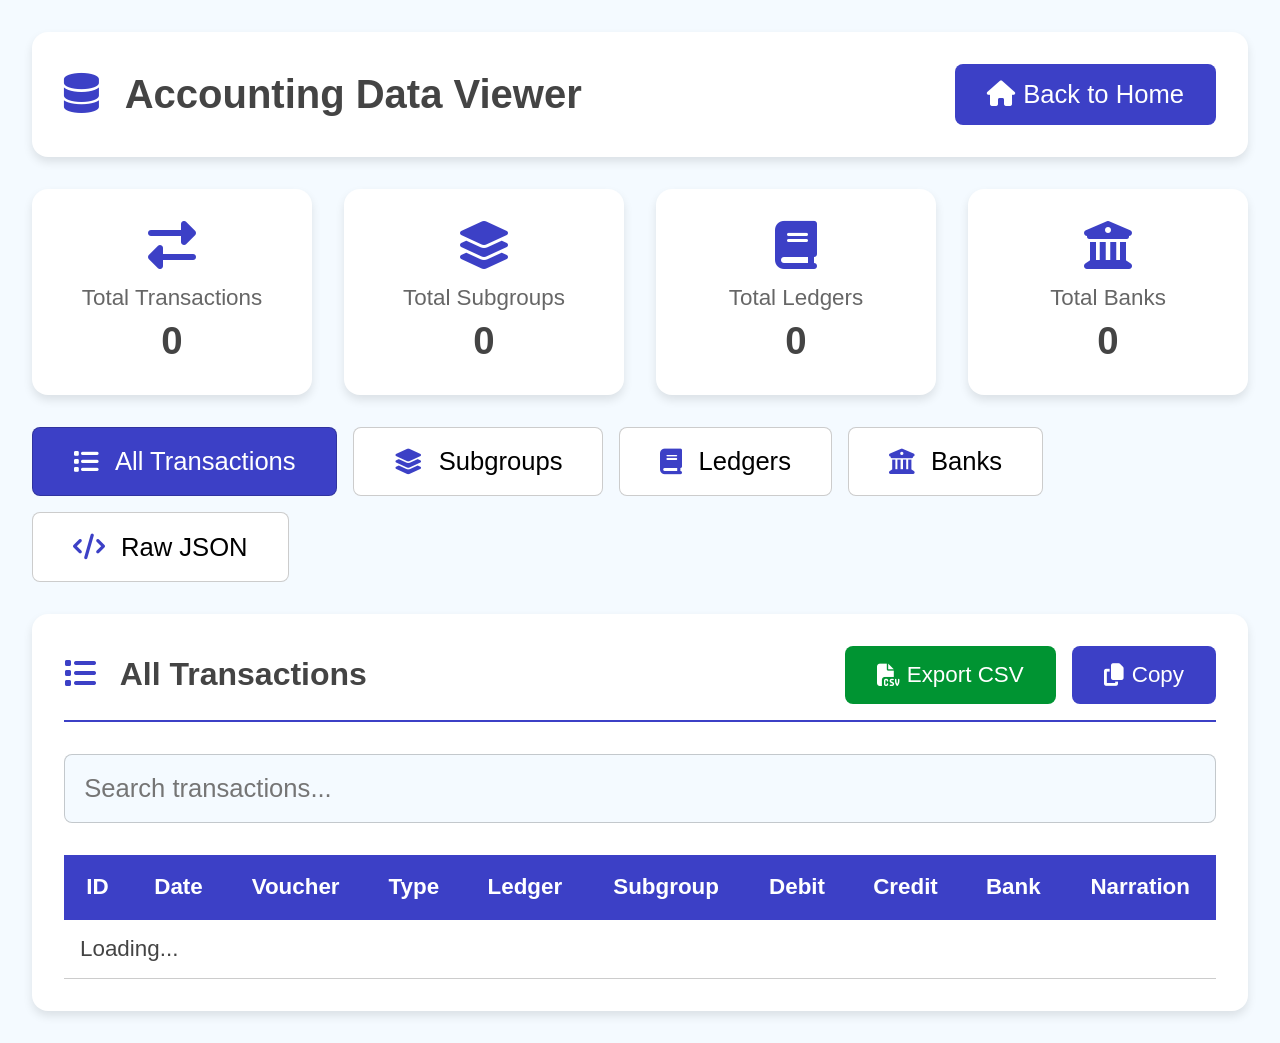
<file: HTML/Dataview.html>
<!DOCTYPE html>
<html lang="en">
<head>
    <meta charset="UTF-8">
    <meta name="viewport" content="width=device-width, initial-scale=1.0">
    <title>Data Viewer - Khoium's Accounting</title>
    
    <!-- Font Awesome -->
    <link rel="stylesheet" href="https://cdnjs.cloudflare.com/ajax/libs/font-awesome/6.4.0/css/all.min.css">
    
    <style>
        * {
            margin: 0;
            padding: 0;
            box-sizing: border-box;
            font-family: 'Segoe UI', Tahoma, Geneva, Verdana, sans-serif;
        }

        :root {
            --main-color: #3c40c6;
            --secondary-color: #009432;
            --white: #fff;
            --black: #444;
            --light-color: #666;
            --bg-color: #f4faff;
            --border: 1px solid rgba(0,0,0,.2);
            --box-shadow: 0 5px 10px rgba(0,0,0,.1);
        }

        body {
            background: var(--bg-color);
            padding: 2rem;
        }

        .container {
            max-width: 1400px;
            margin: 0 auto;
        }

        .header {
            background: var(--white);
            padding: 2rem;
            border-radius: 1rem;
            box-shadow: var(--box-shadow);
            margin-bottom: 2rem;
            display: flex;
            justify-content: space-between;
            align-items: center;
        }

        .header h1 {
            font-size: 2.5rem;
            color: var(--black);
        }

        .header h1 i {
            color: var(--main-color);
            margin-right: 1rem;
        }

        .back-btn {
            background: var(--main-color);
            color: var(--white);
            padding: 1rem 2rem;
            border-radius: .5rem;
            text-decoration: none;
            font-size: 1.6rem;
            transition: all .3s ease;
        }

        .back-btn:hover {
            background: var(--secondary-color);
            transform: translateY(-2px);
        }

        .stats-grid {
            display: grid;
            grid-template-columns: repeat(auto-fit, minmax(250px, 1fr));
            gap: 2rem;
            margin-bottom: 2rem;
        }

        .stat-card {
            background: var(--white);
            padding: 2rem;
            border-radius: 1rem;
            box-shadow: var(--box-shadow);
            text-align: center;
        }

        .stat-card i {
            font-size: 3rem;
            color: var(--main-color);
            margin-bottom: 1rem;
        }

        .stat-card .label {
            font-size: 1.4rem;
            color: var(--light-color);
            margin-bottom: .5rem;
        }

        .stat-card .value {
            font-size: 2.4rem;
            font-weight: bold;
            color: var(--black);
        }

        .tabs {
            display: flex;
            gap: 1rem;
            margin-bottom: 2rem;
            flex-wrap: wrap;
        }

        .tab-btn {
            padding: 1.2rem 2.5rem;
            font-size: 1.6rem;
            background: var(--white);
            border: var(--border);
            border-radius: .5rem;
            cursor: pointer;
            transition: all .3s ease;
            display: flex;
            align-items: center;
            gap: 1rem;
        }

        .tab-btn i {
            color: var(--main-color);
        }

        .tab-btn:hover {
            background: var(--main-color);
            color: var(--white);
        }

        .tab-btn:hover i {
            color: var(--white);
        }

        .tab-btn.active {
            background: var(--main-color);
            color: var(--white);
        }

        .tab-btn.active i {
            color: var(--white);
        }

        .data-section {
            display: none;
            background: var(--white);
            padding: 2rem;
            border-radius: 1rem;
            box-shadow: var(--box-shadow);
        }

        .data-section.active {
            display: block;
        }

        .section-header {
            display: flex;
            justify-content: space-between;
            align-items: center;
            margin-bottom: 2rem;
            padding-bottom: 1rem;
            border-bottom: 2px solid var(--main-color);
        }

        .section-header h2 {
            font-size: 2rem;
            color: var(--black);
        }

        .section-header h2 i {
            color: var(--main-color);
            margin-right: 1rem;
        }

        .action-btns {
            display: flex;
            gap: 1rem;
        }

        .btn {
            padding: 1rem 2rem;
            font-size: 1.4rem;
            border: none;
            border-radius: .5rem;
            cursor: pointer;
            transition: all .3s ease;
            display: inline-flex;
            align-items: center;
            gap: .5rem;
        }

        .btn-primary {
            background: var(--main-color);
            color: var(--white);
        }

        .btn-primary:hover {
            background: #2a2e8c;
            transform: translateY(-2px);
        }

        .btn-success {
            background: var(--secondary-color);
            color: var(--white);
        }

        .btn-success:hover {
            background: #007a28;
            transform: translateY(-2px);
        }

        .btn-danger {
            background: #dc3545;
            color: var(--white);
        }

        .btn-danger:hover {
            background: #bb2d3b;
            transform: translateY(-2px);
        }

        .search-box {
            margin-bottom: 2rem;
        }

        .search-box input {
            width: 100%;
            padding: 1.2rem;
            font-size: 1.6rem;
            border: var(--border);
            border-radius: .5rem;
            background: var(--bg-color);
        }

        .search-box input:focus {
            border-color: var(--main-color);
            outline: none;
        }

        .table-container {
            overflow-x: auto;
            max-height: 500px;
            overflow-y: auto;
        }

        table {
            width: 100%;
            border-collapse: collapse;
            font-size: 1.4rem;
        }

        th {
            background: var(--main-color);
            color: var(--white);
            padding: 1.2rem;
            position: sticky;
            top: 0;
            z-index: 10;
        }

        td {
            padding: 1rem;
            border-bottom: var(--border);
            color: var(--black);
        }

        tr:hover {
            background: var(--bg-color);
        }

        .subgroup-badge {
            background: var(--secondary-color);
            color: white;
            padding: 0.3rem 0.8rem;
            border-radius: 2rem;
            font-size: 1.2rem;
            display: inline-block;
        }

        .type-badge {
            padding: 0.3rem 0.8rem;
            border-radius: 2rem;
            font-size: 1.2rem;
            font-weight: bold;
        }

        .type-payment {
            background: #ffc107;
            color: #000;
        }

        .type-receipt {
            background: #28a745;
            color: white;
        }

        .type-journal {
            background: #17a2b8;
            color: white;
        }

        .json-viewer {
            background: #1e1e1e;
            color: #d4d4d4;
            padding: 2rem;
            border-radius: .5rem;
            font-family: monospace;
            font-size: 1.4rem;
            overflow-x: auto;
            white-space: pre-wrap;
        }

        .summary-grid {
            display: grid;
            grid-template-columns: repeat(auto-fit, minmax(300px, 1fr));
            gap: 2rem;
            margin-bottom: 2rem;
        }

        .summary-card {
            background: var(--bg-color);
            padding: 1.5rem;
            border-radius: .5rem;
        }

        .summary-card h3 {
            font-size: 1.8rem;
            color: var(--main-color);
            margin-bottom: 1rem;
        }

        .summary-card ul {
            list-style: none;
        }

        .summary-card li {
            font-size: 1.4rem;
            padding: .5rem 0;
            border-bottom: 1px dashed #ddd;
            display: flex;
            justify-content: space-between;
        }

        @media (max-width: 768px) {
            body {
                padding: 1rem;
            }
            .header {
                flex-direction: column;
                gap: 1rem;
                text-align: center;
            }
            .tab-btn {
                flex: 1;
                justify-content: center;
            }
            .section-header {
                flex-direction: column;
                gap: 1rem;
            }
        }
    </style>
</head>
<body>
    <div class="container">
        <!-- Header -->
        <div class="header">
            <h1>
                <i class="fas fa-database"></i>
                Accounting Data Viewer
            </h1>
            <a href="index.html" class="back-btn">
                <i class="fas fa-home"></i> Back to Home
            </a>
        </div>

        <!-- Stats Cards -->
        <div class="stats-grid">
            <div class="stat-card">
                <i class="fas fa-exchange-alt"></i>
                <div class="label">Total Transactions</div>
                <div class="value" id="total-transactions">0</div>
            </div>
            <div class="stat-card">
                <i class="fas fa-layer-group"></i>
                <div class="label">Total Subgroups</div>
                <div class="value" id="total-subgroups">0</div>
            </div>
            <div class="stat-card">
                <i class="fas fa-book"></i>
                <div class="label">Total Ledgers</div>
                <div class="value" id="total-ledgers">0</div>
            </div>
            <div class="stat-card">
                <i class="fas fa-university"></i>
                <div class="label">Total Banks</div>
                <div class="value" id="total-banks">0</div>
            </div>
        </div>

        <!-- Tabs -->
        <div class="tabs">
            <button class="tab-btn active" onclick="switchTab('transactions')">
                <i class="fas fa-list"></i> All Transactions
            </button>
            <button class="tab-btn" onclick="switchTab('subgroups')">
                <i class="fas fa-layer-group"></i> Subgroups
            </button>
            <button class="tab-btn" onclick="switchTab('ledgers')">
                <i class="fas fa-book"></i> Ledgers
            </button>
            <button class="tab-btn" onclick="switchTab('banks')">
                <i class="fas fa-university"></i> Banks
            </button>
            <button class="tab-btn" onclick="switchTab('json')">
                <i class="fas fa-code"></i> Raw JSON
            </button>
        </div>

        <!-- Transactions Section -->
        <div id="transactions-section" class="data-section active">
            <div class="section-header">
                <h2><i class="fas fa-list"></i> All Transactions</h2>
                <div class="action-btns">
                    <button class="btn btn-success" onclick="exportToCSV('transactions')">
                        <i class="fas fa-file-csv"></i> Export CSV
                    </button>
                    <button class="btn btn-primary" onclick="copyToClipboard('transactions')">
                        <i class="fas fa-copy"></i> Copy
                    </button>
                </div>
            </div>
            
            <div class="search-box">
                <input type="text" id="transaction-search" placeholder="Search transactions..." onkeyup="filterTransactions()">
            </div>

            <div class="table-container">
                <table id="transactions-table">
                    <thead>
                        <tr>
                            <th>ID</th>
                            <th>Date</th>
                            <th>Voucher</th>
                            <th>Type</th>
                            <th>Ledger</th>
                            <th>Subgroup</th>
                            <th>Debit</th>
                            <th>Credit</th>
                            <th>Bank</th>
                            <th>Narration</th>
                        </tr>
                    </thead>
                    <tbody id="transactions-body">
                        <tr><td colspan="10">Loading...</td></tr>
                    </tbody>
                </table>
            </div>
        </div>

        <!-- Subgroups Section -->
        <div id="subgroups-section" class="data-section">
            <div class="section-header">
                <h2><i class="fas fa-layer-group"></i> Subgroups Summary</h2>
                <div class="action-btns">
                    <button class="btn btn-success" onclick="exportToCSV('subgroups')">
                        <i class="fas fa-file-csv"></i> Export CSV
                    </button>
                </div>
            </div>

            <div class="summary-grid" id="subgroups-summary">
                <!-- Will be filled by JavaScript -->
            </div>

            <div class="table-container">
                <table>
                    <thead>
                        <tr>
                            <th>Subgroup</th>
                            <th>Count</th>
                            <th>Ledgers</th>
                            <th>Total Debit</th>
                            <th>Total Credit</th>
                            <th>Net Balance</th>
                        </tr>
                    </thead>
                    <tbody id="subgroups-body">
                        <tr><td colspan="6">Loading...</td></tr>
                    </tbody>
                </table>
            </div>
        </div>

        <!-- Ledgers Section -->
        <div id="ledgers-section" class="data-section">
            <div class="section-header">
                <h2><i class="fas fa-book"></i> Ledgers</h2>
                <div class="action-btns">
                    <button class="btn btn-success" onclick="exportToCSV('ledgers')">
                        <i class="fas fa-file-csv"></i> Export CSV
                    </button>
                </div>
            </div>

            <div class="table-container">
                <table>
                    <thead>
                        <tr>
                            <th>ID</th>
                            <th>Name</th>
                            <th>Type</th>
                            <th>Category</th>
                            <th>Group</th>
                        </tr>
                    </thead>
                    <tbody id="ledgers-body">
                        <tr><td colspan="5">Loading...</td></tr>
                    </tbody>
                </table>
            </div>
        </div>

        <!-- Banks Section -->
        <div id="banks-section" class="data-section">
            <div class="section-header">
                <h2><i class="fas fa-university"></i> Banks</h2>
                <div class="action-btns">
                    <button class="btn btn-success" onclick="exportToCSV('banks')">
                        <i class="fas fa-file-csv"></i> Export CSV
                    </button>
                </div>
            </div>

            <div class="table-container">
                <table>
                    <thead>
                        <tr>
                            <th>ID</th>
                            <th>Name</th>
                            <th>Display Name</th>
                            <th>Account No</th>
                        </tr>
                    </thead>
                    <tbody id="banks-body">
                        <tr><td colspan="4">Loading...</td></tr>
                    </tbody>
                </table>
            </div>
        </div>

        <!-- JSON Section -->
        <div id="json-section" class="data-section">
            <div class="section-header">
                <h2><i class="fas fa-code"></i> Raw JSON Data</h2>
                <div class="action-btns">
                    <button class="btn btn-primary" onclick="copyRawJSON()">
                        <i class="fas fa-copy"></i> Copy JSON
                    </button>
                    <button class="btn btn-success" onclick="downloadJSON()">
                        <i class="fas fa-download"></i> Download
                    </button>
                </div>
            </div>
            <div class="json-viewer" id="json-viewer">
                Loading...
            </div>
        </div>
    </div>

    <!-- Scripts -->
    <script src="js/accounting.js"></script>
    <script src="js/utils.js"></script>
    <script>
        // Global variables
        let transactions = window.transactions || [];
        let ledgers = window.ledgers || [];
        let banks = window.banks || [];
        
        // Switch between tabs
        function switchTab(tabName) {
            // Update tab buttons
            document.querySelectorAll('.tab-btn').forEach(btn => btn.classList.remove('active'));
            event.target.classList.add('active');
            
            // Show selected section
            document.querySelectorAll('.data-section').forEach(section => section.classList.remove('active'));
            document.getElementById(`${tabName}-section`).classList.add('active');
            
            // Load data for the tab
            if (tabName === 'transactions') loadTransactions();
            else if (tabName === 'subgroups') loadSubgroups();
            else if (tabName === 'ledgers') loadLedgers();
            else if (tabName === 'banks') loadBanks();
            else if (tabName === 'json') loadJSON();
        }

        // Load all transactions
        function loadTransactions() {
            const tbody = document.getElementById('transactions-body');
            if (!transactions || transactions.length === 0) {
                tbody.innerHTML = '<tr><td colspan="10" style="text-align: center;">No transactions found</td></tr>';
                updateStats();
                return;
            }

            let html = '';
            transactions.slice().reverse().forEach(t => {
                html += `
                    <tr>
                        <td>${t.id || '-'}</td>
                        <td>${t.date || '-'}</td>
                        <td>${t.voucher || '-'}</td>
                        <td><span class="type-badge type-${t.type}">${t.type || '-'}</span></td>
                        <td>${t.ledger || '-'}</td>
                        <td>${t.subgroup ? `<span class="subgroup-badge">${t.subgroup}</span>` : '-'}</td>
                        <td>${t.debit ? t.debit.toFixed(2) : '-'}</td>
                        <td>${t.credit ? t.credit.toFixed(2) : '-'}</td>
                        <td>${t.bank_name || '-'}</td>
                        <td>${t.narration ? t.narration.substring(0, 30) + (t.narration.length > 30 ? '...' : '') : '-'}</td>
                    </tr>
                `;
            });
            tbody.innerHTML = html;
            updateStats();
        }

        // Load subgroups summary
        function loadSubgroups() {
            const subgroups = {};
            transactions.forEach(t => {
                if (t.subgroup) {
                    if (!subgroups[t.subgroup]) {
                        subgroups[t.subgroup] = {
                            count: 0,
                            ledgers: new Set(),
                            debit: 0,
                            credit: 0
                        };
                    }
                    subgroups[t.subgroup].count++;
                    subgroups[t.subgroup].ledgers.add(t.ledger);
                    subgroups[t.subgroup].debit += t.debit || 0;
                    subgroups[t.subgroup].credit += t.credit || 0;
                }
            });

            // Summary cards
            const summaryGrid = document.getElementById('subgroups-summary');
            let summaryHTML = '';
            Object.keys(subgroups).forEach(subgroup => {
                const data = subgroups[subgroup];
                const net = data.debit - data.credit;
                summaryHTML += `
                    <div class="summary-card">
                        <h3>${subgroup}</h3>
                        <ul>
                            <li><span>Transactions:</span> <strong>${data.count}</strong></li>
                            <li><span>Ledgers:</span> <strong>${data.ledgers.size}</strong></li>
                            <li><span>Total Debit:</span> <strong>${data.debit.toFixed(2)}</strong></li>
                            <li><span>Total Credit:</span> <strong>${data.credit.toFixed(2)}</strong></li>
                            <li><span>Net Balance:</span> <strong style="color: ${net >= 0 ? '#28a745' : '#dc3545'}">${net.toFixed(2)}</strong></li>
                        </ul>
                    </div>
                `;
            });
            summaryGrid.innerHTML = summaryHTML || '<p>No subgroups found</p>';

            // Table
            const tbody = document.getElementById('subgroups-body');
            let tableHTML = '';
            Object.keys(subgroups).sort().forEach(subgroup => {
                const data = subgroups[subgroup];
                const net = data.debit - data.credit;
                tableHTML += `
                    <tr>
                        <td><strong>${subgroup}</strong></td>
                        <td>${data.count}</td>
                        <td>${data.ledgers.size}</td>
                        <td>${data.debit.toFixed(2)}</td>
                        <td>${data.credit.toFixed(2)}</td>
                        <td style="color: ${net >= 0 ? '#28a745' : '#dc3545'}">${net.toFixed(2)}</td>
                    </tr>
                `;
            });
            tbody.innerHTML = tableHTML || '<tr><td colspan="6">No subgroups found</td></tr>';
        }

        // Load ledgers
        function loadLedgers() {
            const tbody = document.getElementById('ledgers-body');
            if (!ledgers || ledgers.length === 0) {
                tbody.innerHTML = '<tr><td colspan="5">No ledgers found</td></tr>';
                return;
            }

            let html = '';
            ledgers.forEach(l => {
                html += `
                    <tr>
                        <td>${l.id}</td>
                        <td>${l.name}</td>
                        <td>${l.type}</td>
                        <td>${l.category || '-'}</td>
                        <td>${l.group || '-'}</td>
                    </tr>
                `;
            });
            tbody.innerHTML = html;
        }

        // Load banks
        function loadBanks() {
            const tbody = document.getElementById('banks-body');
            if (!banks || banks.length === 0) {
                tbody.innerHTML = '<tr><td colspan="4">No banks found</td></tr>';
                return;
            }

            let html = '';
            banks.forEach(b => {
                html += `
                    <tr>
                        <td>${b.id}</td>
                        <td>${b.name}</td>
                        <td>${b.displayName || '-'}</td>
                        <td>${b.accountNo || '-'}</td>
                    </tr>
                `;
            });
            tbody.innerHTML = html;
        }

        // Load JSON
        function loadJSON() {
            const data = {
                transactions: transactions,
                ledgers: ledgers,
                banks: banks,
                stats: {
                    total_transactions: transactions.length,
                    total_ledgers: ledgers.length,
                    total_banks: banks.length,
                    total_subgroups: new Set(transactions.map(t => t.subgroup).filter(Boolean)).size
                }
            };
            document.getElementById('json-viewer').textContent = JSON.stringify(data, null, 2);
        }

        // Update stats
        function updateStats() {
            document.getElementById('total-transactions').textContent = transactions.length;
            document.getElementById('total-subgroups').textContent = new Set(transactions.map(t => t.subgroup).filter(Boolean)).size;
            document.getElementById('total-ledgers').textContent = ledgers.length;
            document.getElementById('total-banks').textContent = banks.length;
        }

        // Filter transactions
        function filterTransactions() {
            const search = document.getElementById('transaction-search').value.toLowerCase();
            const rows = document.querySelectorAll('#transactions-body tr');
            
            rows.forEach(row => {
                const text = row.textContent.toLowerCase();
                row.style.display = text.includes(search) ? '' : 'none';
            });
        }

        // Export to CSV
        function exportToCSV(type) {
            let csv = '';
            let filename = '';
            
            if (type === 'transactions') {
                csv = 'ID,Date,Voucher,Type,Ledger,Subgroup,Debit,Credit,Bank,Narration\n';
                transactions.forEach(t => {
                    csv += `${t.id},${t.date},${t.voucher || ''},${t.type},${t.ledger},${t.subgroup || ''},${t.debit || 0},${t.credit || 0},${t.bank_name || ''},"${(t.narration || '').replace(/"/g, '""')}"\n`;
                });
                filename = 'transactions.csv';
            } else if (type === 'subgroups') {
                csv = 'Subgroup,Count,Ledgers,Total Debit,Total Credit,Net Balance\n';
                const subgroups = {};
                transactions.forEach(t => {
                    if (t.subgroup) {
                        if (!subgroups[t.subgroup]) subgroups[t.subgroup] = { count:0, ledgers:new Set(), debit:0, credit:0 };
                        subgroups[t.subgroup].count++;
                        subgroups[t.subgroup].ledgers.add(t.ledger);
                        subgroups[t.subgroup].debit += t.debit || 0;
                        subgroups[t.subgroup].credit += t.credit || 0;
                    }
                });
                Object.keys(subgroups).forEach(s => {
                    const data = subgroups[s];
                    const net = data.debit - data.credit;
                    csv += `${s},${data.count},${data.ledgers.size},${data.debit.toFixed(2)},${data.credit.toFixed(2)},${net.toFixed(2)}\n`;
                });
                filename = 'subgroups.csv';
            } else if (type === 'ledgers') {
                csv = 'ID,Name,Type,Category,Group\n';
                ledgers.forEach(l => {
                    csv += `${l.id},${l.name},${l.type},${l.category || ''},${l.group || ''}\n`;
                });
                filename = 'ledgers.csv';
            } else if (type === 'banks') {
                csv = 'ID,Name,Display Name,Account No\n';
                banks.forEach(b => {
                    csv += `${b.id},${b.name},${b.displayName || ''},${b.accountNo || ''}\n`;
                });
                filename = 'banks.csv';
            }

            const blob = new Blob([csv], { type: 'text/csv;charset=utf-8;' });
            const url = window.URL.createObjectURL(blob);
            const a = document.createElement('a');
            a.href = url;
            a.download = filename;
            a.click();
            window.URL.revokeObjectURL(url);
            
            alert(`Exported to ${filename}`);
        }

        // Copy to clipboard
        function copyToClipboard(type) {
            let text = '';
            if (type === 'transactions') {
                text = JSON.stringify(transactions, null, 2);
            }
            navigator.clipboard.writeText(text).then(() => {
                alert('Copied to clipboard!');
            });
        }

        function copyRawJSON() {
            const data = {
                transactions: transactions,
                ledgers: ledgers,
                banks: banks
            };
            navigator.clipboard.writeText(JSON.stringify(data, null, 2)).then(() => {
                alert('JSON copied to clipboard!');
            });
        }

        function downloadJSON() {
            const data = {
                transactions: transactions,
                ledgers: ledgers,
                banks: banks
            };
            const blob = new Blob([JSON.stringify(data, null, 2)], { type: 'application/json' });
            const url = window.URL.createObjectURL(blob);
            const a = document.createElement('a');
            a.href = url;
            a.download = `accounting-data-${new Date().toISOString().split('T')[0]}.json`;
            a.click();
            window.URL.revokeObjectURL(url);
        }

        // Initialize on load
        document.addEventListener('DOMContentLoaded', function() {
            // Sync with global data
            transactions = window.transactions || [];
            ledgers = window.ledgers || [];
            banks = window.banks || [];
            
            setTimeout(() => {
                loadTransactions();
                updateStats();
            }, 500);
        });
    </script>
    
    <!-- Dark Mode Initialization -->
    <script>
        document.addEventListener('DOMContentLoaded', function() {
            if (typeof initDarkMode === 'function') {
                initDarkMode();
            }
            
            const toggleBtn = document.getElementById('darkModeToggle');
            if (toggleBtn) {
                toggleBtn.addEventListener('click', function() {
                    if (typeof toggleDarkMode === 'function') {
                        toggleDarkMode();
                    }
                });
            }
            
            const settingsBtn = document.getElementById('darkModeSettingsBtn');
            if (settingsBtn && typeof showDarkModeSettings === 'function') {
                settingsBtn.addEventListener('click', function() {
                    showDarkModeSettings();
                });
            }
            
            if (typeof setupDarkModeKeyboardShortcut === 'function') {
                setupDarkModeKeyboardShortcut();
            }
        });
    </script>
</body>
</html>
</file>
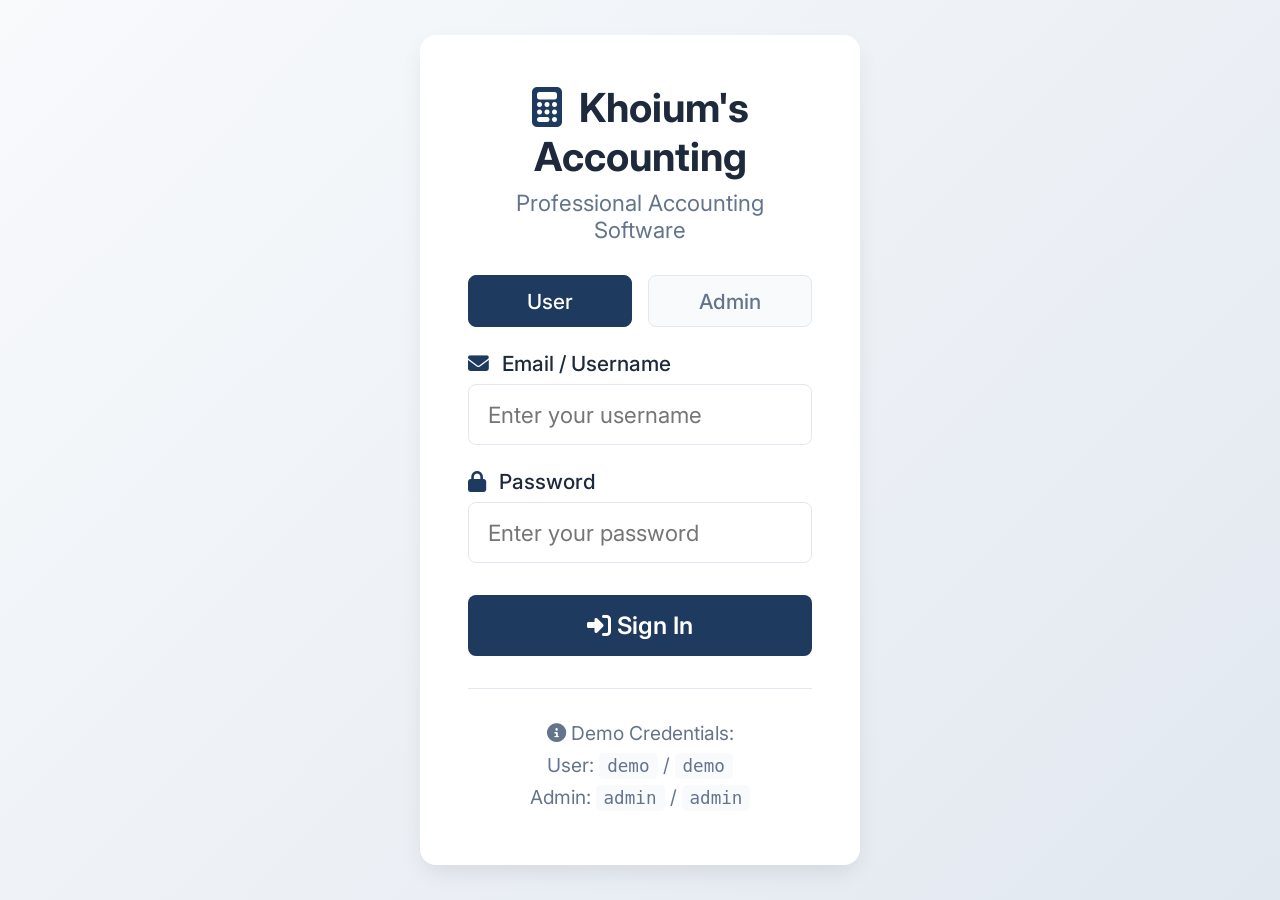
<file: HTML/sign-in.html>
<!DOCTYPE html>
<html lang="en">
<head>
    <meta charset="UTF-8">
    <meta name="viewport" content="width=device-width, initial-scale=1.0">
    <title>Sign In - Khoium's Accounting</title>
    
    <!-- Font Awesome CDN -->
    <link rel="stylesheet" href="https://cdnjs.cloudflare.com/ajax/libs/font-awesome/6.4.0/css/all.min.css">
    
    <!-- Google Fonts -->
    <link href="https://fonts.googleapis.com/css2?family=Inter:opsz,wght@14..32,300;14..32,400;14..32,500;14..32,600;14..32,700&display=swap" rel="stylesheet">
    
    <style>
        :root {
            --main-color: #1e3a5f;
            --secondary-color: #2c7a4d;
            --white: #ffffff;
            --black: #1e293b;
            --light-color: #64748b;
            --bg-color: #f8fafc;
            --border: 1px solid #e2e8f0;
            --box-shadow: 0 10px 25px -5px rgba(0, 0, 0, 0.1);
            --radius-lg: 1rem;
        }

        * {
            margin: 0;
            padding: 0;
            box-sizing: border-box;
            font-family: 'Inter', sans-serif;
        }

        body {
            min-height: 100vh;
            background: linear-gradient(135deg, #f8fafc 0%, #e2e8f0 100%);
            display: flex;
            align-items: center;
            justify-content: center;
            padding: 2rem;
        }

        .login-container {
            width: 100%;
            max-width: 440px;
        }

        .login-card {
            background: var(--white);
            border-radius: var(--radius-lg);
            box-shadow: var(--box-shadow);
            padding: 3rem;
            text-align: center;
        }

        .logo {
            font-size: 2.5rem;
            font-weight: 700;
            color: var(--black);
            margin-bottom: 0.5rem;
        }

        .logo i {
            color: var(--main-color);
            margin-right: 0.5rem;
        }

        .tagline {
            font-size: 1.4rem;
            color: var(--light-color);
            margin-bottom: 2rem;
        }

        .input-group {
            margin-bottom: 1.5rem;
            text-align: left;
        }

        .input-group label {
            display: block;
            font-size: 1.3rem;
            font-weight: 500;
            color: var(--black);
            margin-bottom: 0.5rem;
        }

        .input-group label i {
            color: var(--main-color);
            margin-right: 0.5rem;
        }

        .input-group input {
            width: 100%;
            padding: 1rem 1.2rem;
            font-size: 1.4rem;
            border: var(--border);
            border-radius: 0.5rem;
            background: var(--white);
            transition: all 0.2s;
        }

        .input-group input:focus {
            border-color: var(--main-color);
            box-shadow: 0 0 0 3px rgba(30, 58, 95, 0.1);
            outline: none;
        }

        .login-btn {
            width: 100%;
            padding: 1rem;
            background: var(--main-color);
            color: var(--white);
            border: none;
            border-radius: 0.5rem;
            font-size: 1.5rem;
            font-weight: 600;
            cursor: pointer;
            margin-top: 0.5rem;
            transition: all 0.2s;
        }

        .login-btn:hover {
            background: #0f2b44;
            transform: translateY(-2px);
        }

        .user-type {
            display: flex;
            gap: 1rem;
            margin: 1.5rem 0;
        }

        .user-type-btn {
            flex: 1;
            padding: 0.8rem;
            background: var(--bg-color);
            border: var(--border);
            border-radius: 0.5rem;
            font-size: 1.3rem;
            font-weight: 500;
            color: var(--light-color);
            cursor: pointer;
            transition: all 0.2s;
        }

        .user-type-btn.active {
            background: var(--main-color);
            border-color: var(--main-color);
            color: var(--white);
        }

        .user-type-btn:hover:not(.active) {
            background: #e2e8f0;
        }

        .demo-info {
            margin-top: 2rem;
            padding-top: 1.5rem;
            border-top: var(--border);
            font-size: 1.2rem;
            color: var(--light-color);
        }

        .demo-info p {
            margin: 0.5rem 0;
        }

        .demo-info code {
            background: var(--bg-color);
            padding: 0.2rem 0.5rem;
            border-radius: 0.3rem;
            font-family: monospace;
            font-size: 1.1rem;
        }
    </style>
</head>
<body>
    <div class="login-container">
        <div class="login-card">
            <div class="logo">
                <i class="fas fa-calculator"></i> Khoium's Accounting
            </div>
            <div class="tagline">Professional Accounting Software</div>

            <div class="user-type">
                <button class="user-type-btn active" onclick="setUserType('user')">User</button>
                <button class="user-type-btn" onclick="setUserType('admin')">Admin</button>
            </div>

            <form id="loginForm" onsubmit="return handleLogin(event)">
                <div class="input-group">
                    <label><i class="fas fa-envelope"></i> Email / Username</label>
                    <input type="text" id="username" placeholder="Enter your username" autocomplete="off">
                </div>
                <div class="input-group">
                    <label><i class="fas fa-lock"></i> Password</label>
                    <input type="password" id="password" placeholder="Enter your password">
                </div>
                <button type="submit" class="login-btn"><i class="fas fa-sign-in-alt"></i> Sign In</button>
            </form>

            <div class="demo-info">
                <p><i class="fas fa-info-circle"></i> Demo Credentials:</p>
                <p>User: <code>demo</code> / <code>demo</code></p>
                <p>Admin: <code>admin</code> / <code>admin</code></p>
            </div>
        </div>
    </div>

    <script>
        let userType = 'user';

        function setUserType(type) {
            userType = type;
            document.querySelectorAll('.user-type-btn').forEach(btn => {
                btn.classList.remove('active');
            });
            event.target.classList.add('active');
        }

        function handleLogin(event) {
            event.preventDefault();
            
            const username = document.getElementById('username').value.trim();
            const password = document.getElementById('password').value.trim();

            // Demo authentication
            if (userType === 'user' && username === 'demo' && password === 'demo') {
                localStorage.setItem('loggedInUser', JSON.stringify({
                    username: username,
                    type: 'user',
                    name: 'Demo User'
                }));
                window.location.href = 'index.html';
                return false;
            } 
            else if (userType === 'admin' && username === 'admin' && password === 'admin') {
                localStorage.setItem('loggedInUser', JSON.stringify({
                    username: username,
                    type: 'admin',
                    name: 'Administrator'
                }));
                window.location.href = 'index.html';
                return false;
            }
            else {
                alert('Invalid credentials. Use demo/demo or admin/admin');
                return false;
            }
        }

        // Check if already logged in
        const loggedInUser = localStorage.getItem('loggedInUser');
        if (loggedInUser && window.location.pathname !== '/sign-in.html') {
            // Already logged in, redirect to home if on sign-in page
            if (window.location.pathname.includes('sign-in.html')) {
                window.location.href = 'index.html';
            }
        }
    </script>
    <!-- Dark Mode Initialization -->
<script>
    // Initialize dark mode when page loads
    document.addEventListener('DOMContentLoaded', function() {
        // Initialize dark mode if function exists
        if (typeof initDarkMode === 'function') {
            initDarkMode();
        }
        
        // Setup dark mode toggle button
        const toggleBtn = document.getElementById('darkModeToggle');
        if (toggleBtn) {
            toggleBtn.addEventListener('click', function() {
                if (typeof toggleDarkMode === 'function') {
                    toggleDarkMode();
                }
            });
        }
        
        // Setup dark mode settings button
        const settingsBtn = document.getElementById('darkModeSettingsBtn');
        if (settingsBtn && typeof showDarkModeSettings === 'function') {
            settingsBtn.addEventListener('click', function() {
                showDarkModeSettings();
            });
        }
        
        // Setup keyboard shortcut
        if (typeof setupDarkModeKeyboardShortcut === 'function') {
            setupDarkModeKeyboardShortcut();
        }
    });
</script>
</body>
</html>
</file>
